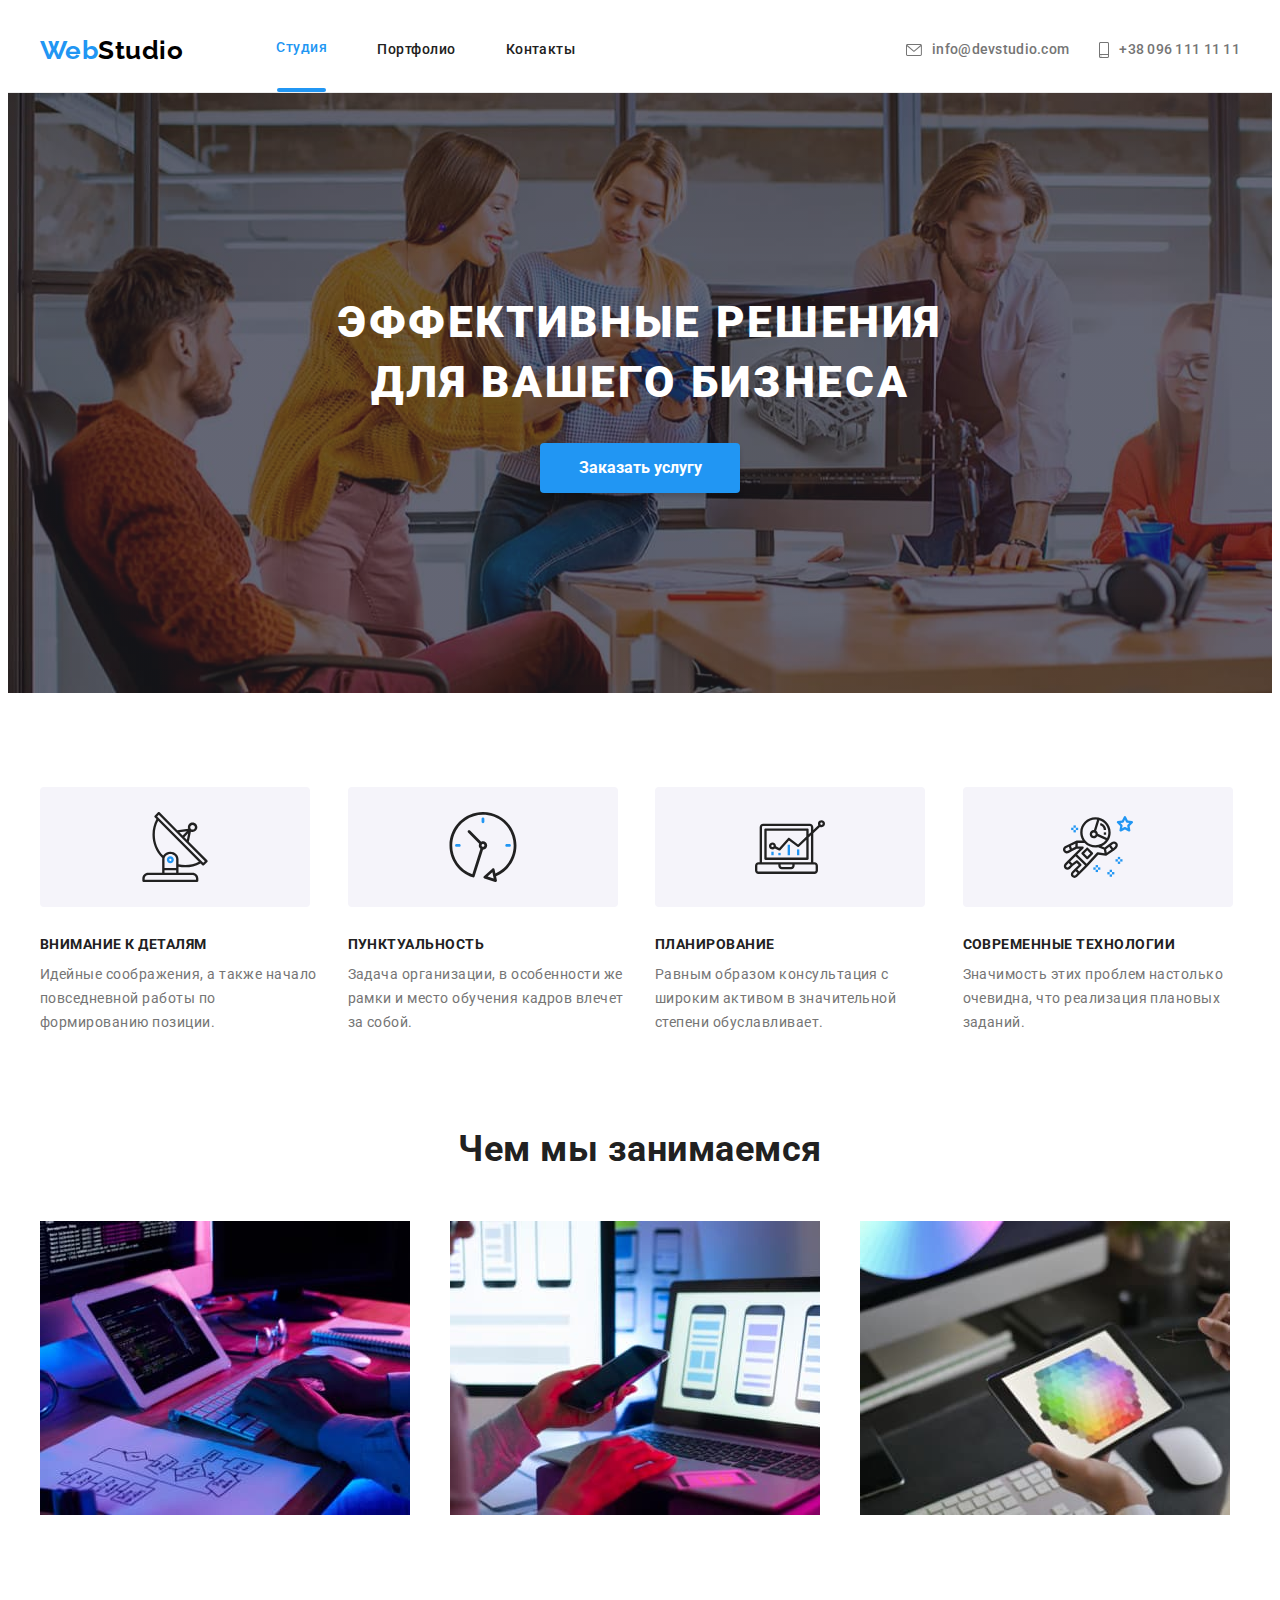
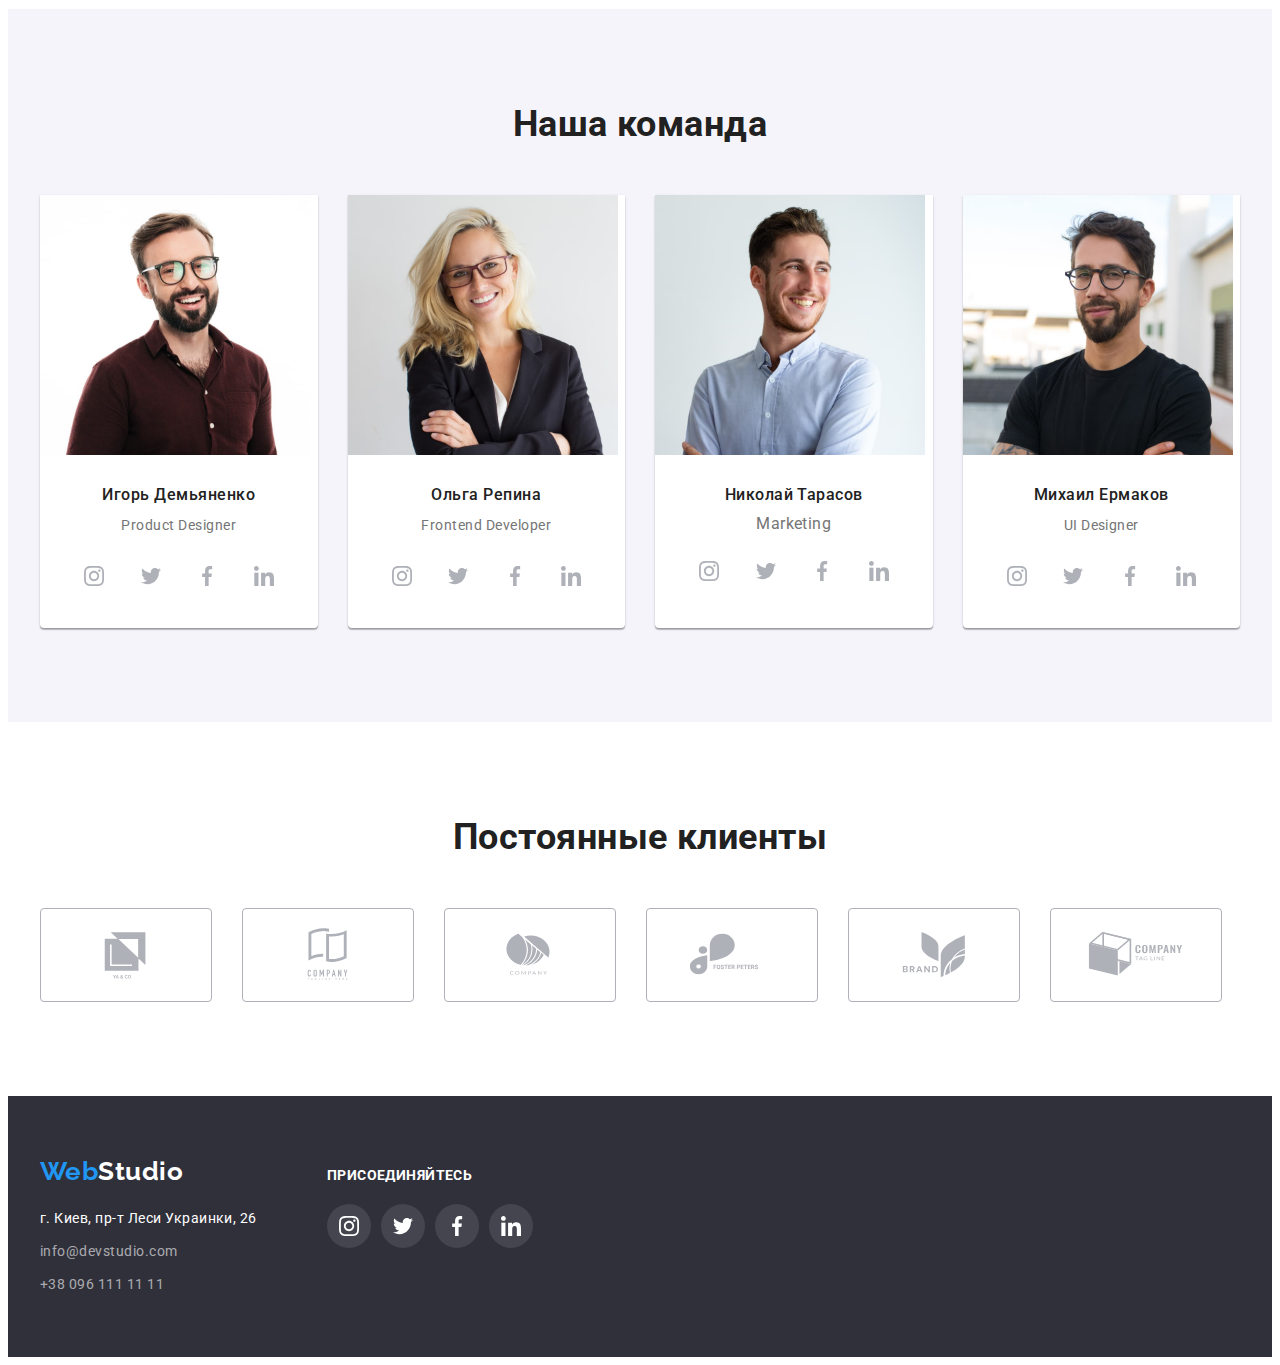
<file: index.html>
<!DOCTYPE html>
<html lang="ru">

<head>
    <meta charset="UTF-8">
    <meta http-equiv="X-UA-Compatible" content="IE=edge">
    <meta name="viewport" content="width=device-width, initial-scale=1.0">
    <title>Студия</title>
    <link rel="stylesheet" href="https://cdnjs.cloudflare.com/ajax/libs/modern-normalize/1.0.0/modern-normalize.min.css"
        integrity="sha512-ISS7cAi1PEhQ8jnbJpJZMd29NlhNj4AWYyLOSp2CE/CsHxTCu+r+t0D2yoJudVrd0/8fTVPUVDzY5Tvli75u/g=="
        crossorigin="anonymous" />
    <link rel="preconnect" href="https://fonts.gstatic.com">

    <link rel="stylesheet"
        href="https://fonts.googleapis.com/css2?family=Raleway:wght@700&family=Roboto:wght@400;500;700;900&display=swap">

    <link rel="stylesheet" href="./css/styles.css">

</head>

<body>

    <!--Шапка профиля-->
    <header class="header-section">
        <div class="container main-container">
            <nav class="header-nav flex">
                <a href="" class="logo" lang="en">Web<span class="logo-secondpart-header">Studio</span></a>
                <ul class="site-nav list">
                    <li class="item item-studio"><a href="./index.html" class="link current">Студия</a></li>
                    <li class="item"><a href="./portfolio.html" class="link">Портфолио</a></li>
                    <li class="item"><a href="" class="link">Контакты</a></li>
                </ul>
            </nav>

            <ul class="contacts-nav list">
                <li class="item">
                   <a href="mailto:info@devstudio.com" class="contacts link">
                        <svg width="16" height="12" class="contacts-icon" >
                          <use href="./images/icons.svg#icon-envelope">
                          </use> 
                       </svg>info@devstudio.com
                   </a>
                </li>
                <li class="item">
                    <a href="tel:+380961111111" class="contacts link">
                        <svg class="contacts-icon" width="10" height="16">
                            <use href="./images/icons.svg#icon-smartphone">
                            </use>
                        </svg>+38 096 111 11 11
                    </a>
                </li>
            </ul>
        </div>
    </header>

    <main>

        <!--Секция Hero-->
       
        <section class="hero-section ">
            
            <div class="container">
                <h1 class="hero-title">Эффективные решения для вашего бизнеса</h1>
                <button type="button" class="hero-btn">Заказать услугу</button>
            
            </div>
        </section>
      


        <!--Секция Features-->
        <section class="section">
            <div class="container">
                <h2 class="visually-hidden">Секция2</h2>
                <ul class="features list">
                    <li class="item">
                        <div class="features-bg">
                        <svg class="features-icon" width="70" height="70">
                            <use href="./images/icons.svg#icon-antenna"></use>
                        </svg>
                        </div>
                        <h3 class="subtitle">Внимание к деталям</h3>
                        <p class="text">Идейные соображения, а также начало повседневной работы по формированию позиции.
                        </p>
                        
                    </li>
                    <li class="item">
                        <div class="features-bg">
                        <svg class="features-icon" width="70" height="70">
                            <use href="./images/icons.svg#icon-clock"></use>
                        </svg>
                        </div>
                        <h3 class="subtitle">Пунктуальность</h3>
                        <p class="text">Задача организации, в особенности же рамки и место обучения кадров влечет за
                            собой.</p>
                    </li>
                    <li class="item">
                        <div class="features-bg">
                        <svg class="features-icon" width="70" height="70">
                            <use href="./images/icons.svg#icon-diagram"></use>
                        </svg>
                        </div>
                        <h3 class="subtitle">Планирование</h3>
                        <p class="text">Равным образом консультация с широким активом в значительной степени
                            обуславливает.</p>
                    </li>
                    <li class="item">
                        <div class="features-bg">
                        <svg class="features-icon" width="70" height="70">
                            <use href="./images/icons.svg#icon-astronaut"></use>
                        </svg>
                        </div>
                        <h3 class="subtitle">Современные технологии</h3>
                        <p class="text">Значимость этих проблем настолько очевидна, что реализация плановых заданий.</p>
                    </li>
                </ul>
            </div>
        </section>
        <!--Чем мы занимаемся WORK-->
        <section class="section section-work">
            <div class="container">
                <h2 class="section-title">Чем мы занимаемся</h2>
                <ul class="work-list list">
                    <li class="item"><img src="./images/about/box1.jpg" alt="Пользователь пользуется компьютером"
                            width="370"></li>
                    <li class="item"><img src="./images/about/box2.jpg" alt="Пользователь пользуется смартфоном"
                            width="370"></li>
                    <li class="item"><img src="./images/about/box3.jpg" alt="Пользователь пользуется планшетом"
                            width="370"></li>
                </ul>
            </div>
        </section>

        <!--Наша команда TEAM-->
        
        <section class="section section-team">
            <div class="container">
                <h2 class="section-title">Наша команда</h2>
                <ul class="team-list list">
                    <li class="item">
                        <img src="./images/team/img1.jpg" alt="Игорь Демьяненко" width="270" height="260">
                        <div class="sub-img">
                            <h3 class="subtitle">Игорь Демьяненко</h3>
                            <p class="text" lang="en">Product Designer</p>
                            <ul class="social-list list">
                                <li class="social-list-item">
                                    <a href="" class="social-list-link link">
                                        <svg class="social-list-icon">
                                            <use href="./images/icons.svg#icon-instagram"></use>
                                        </svg>
                                    </a>
                                </li>
                                <li class="social-list-item">
                                    <a href="" class="social-list-link link">
                                        <svg class="social-list-icon">
                                            <use href="./images/icons.svg#icon-twitter"></use>
                                        </svg>
                                    </a>
                                </li>
                                <li class="social-list-item">
                                    <a href="" class="social-list-link link">
                                        <svg class="social-list-icon">
                                            <use href="./images/icons.svg#icon-facebook"></use>
                                        </svg>
                                    </a>
                                </li>
                                <li class="social-list-item">
                                    <a href="" class="social-list-link link">
                                        <svg class="social-list-icon">
                                            <use href="./images/icons.svg#icon-linkedin"></use>
                                        </svg>
                                    </a>
                                </li>
                            </ul>
                        </div>
                    </li>
                    <li class="item">
                        <img src="./images/team/img2.jpg" alt="Ольга Репина" width="270" height="260">
                        <div class="sub-img">
                            <h3 class="subtitle">Ольга Репина</h3>
                            <p class="text" lang="en">Frontend Developer</p>
                            <ul class="social-list list">
                                <li class="social-list-item">
                                    <a href="" class="social-list-link link">
                                        <svg class="social-list-icon">
                                            <use href="./images/icons.svg#icon-instagram"></use>
                                        </svg>
                                    </a>
                                </li>
                                <li class="social-list-item">
                                    <a href="" class="social-list-link link">
                                        <svg class="social-list-icon">
                                            <use href="./images/icons.svg#icon-twitter"></use>
                                        </svg>
                                    </a>
                                </li>
                                <li class="social-list-item">
                                    <a href="" class="social-list-link link">
                                        <svg class="social-list-icon">
                                            <use href="./images/icons.svg#icon-facebook"></use>
                                        </svg>
                                    </a>
                                </li>
                                <li class="social-list-item">
                                    <a href="" class="social-list-link link">
                                        <svg class="social-list-icon">
                                            <use href="./images/icons.svg#icon-linkedin"></use>
                                        </svg>
                                    </a>
                                </li>
                            </ul>
                        </div>
                    </li>
                    <li class="item">
                        <img src="./images/team/img3.jpg" alt="Николай Тарасов" width="270" height="260">
                        <div class="sub-img">
                            <h3 class="subtitle">Николай Тарасов</h3>
                            <p class="stext" lang="en">Marketing</p>
                            <ul class="social-list list">
                                <li class="social-list-item">
                                    <a href="" class="social-list-link link">
                                        <svg class="social-list-icon">
                                            <use href="./images/icons.svg#icon-instagram"></use>
                                        </svg>
                                    </a>
                                </li>
                                <li class="social-list-item">
                                    <a href="" class="social-list-link link">
                                        <svg class="social-list-icon">
                                            <use href="./images/icons.svg#icon-twitter"></use>
                                        </svg>
                                    </a>
                                </li>
                                <li class="social-list-item">
                                    <a href="" class="social-list-link link">
                                        <svg class="social-list-icon">
                                            <use href="./images/icons.svg#icon-facebook"></use>
                                        </svg>
                                    </a>
                                </li>
                                <li class="social-list-item">
                                    <a href="" class="social-list-link link">
                                        <svg class="social-list-icon">
                                            <use href="./images/icons.svg#icon-linkedin"></use>
                                        </svg>
                                    </a>
                                </li>
                            </ul>
                        </div>
                    </li>
                    <li class="item">
                        <img src="./images/team/img4.jpg" alt="Михаил Ермаков" width="270" height="260">
                        <div class="sub-img">
                            <h3 class="subtitle">Михаил Ермаков</h3>
                            <p class="text" lang="en">UI Designer</p>
                            <ul class="social-list list">
                                <li class="social-list-item">
                                    <a href="" class="social-list-link link">
                                        <svg class="social-list-icon">
                                            <use href="./images/icons.svg#icon-instagram"></use>
                                        </svg>
                                    </a>
                                </li>
                                <li class="social-list-item">
                                    <a href="" class="social-list-link link">
                                        <svg class="social-list-icon">
                                            <use href="./images/icons.svg#icon-twitter"></use>
                                        </svg>
                                    </a>
                                </li>
                                <li class="social-list-item">
                                    <a href="" class="social-list-link link">
                                        <svg class="social-list-icon">
                                            <use href="./images/icons.svg#icon-facebook"></use>
                                        </svg>
                                    </a>
                                </li>
                                <li class="social-list-item">
                                    <a href="" class="social-list-link link">
                                        <svg class="social-list-icon">
                                            <use href="./images/icons.svg#icon-linkedin"></use>
                                        </svg>
                                    </a>
                                </li>
                            </ul>
                        </div>
                    </li>

                </ul>
            </div>
        </section>

    <!-- Секция Постоянные клиенты -->
    <section class="section section-clients">
        <div class="container">
            <h2 class="section-title">Постоянные клиенты</h2>
            <ul class="clients-list list">
                <li class="clients-item">
                    <a href="" class="clients-link link">
                        <svg class="clients-icon" width="106" height="60" >
                            <use href="./images/icons.svg#icon-logo"></use>
                        </svg>
                    </a>
                </li>
                <li class="clients-item">
                    <a href="" class="clients-link link">
                        <svg class="clients-icon" width="106" height="60">
                            <use href="./images/icons.svg#icon-logo1"></use>
                        </svg>
                    </a>
                </li>
                <li class="clients-item">
                    <a href="" class="clients-link link">
                        <svg class="clients-icon" width="106" height="60">
                            <use href="./images/icons.svg#icon-logo2"></use>
                        </svg>
                    </a>
                </li>
                <li class="clients-item">
                    <a href="" class="clients-link link">
                        <svg class="clients-icon" width="106" height="60">
                            <use href="./images/icons.svg#icon-logo3"></use>
                        </svg>
                    </a>
                </li>
                <li class="clients-item">
                    <a href="" class="clients-link link">
                        <svg class="clients-icon" width="106" height="60">
                            <use href="./images/icons.svg#icon-logo4"></use>
                        </svg>
                    </a>
                </li>
                <li class="clients-item">
                    <a href="" class="clients-link link">
                        <svg class="clients-icon" width="106" height="60">
                            <use href="./images/icons.svg#icon-logo5"></use>
                        </svg>
                    </a>
                </li>
            </ul>

        </div>

    </section>

    </main>
    <!-- Футер -->
    <footer class="footer">
        <div class="container">
            <div class="part-adress">
              <a href="" class="logo" lang="en">Web<span class="logo-secondpart-footer">Studio</span></a>
              <address class="footer-adress">
                г. Киев, пр-т Леси Украинки, 26
                <ul class="footer-list list">
                    <li class="item item-margin-zero"><a href="mailto:info@devstudio.com"
                            class="footer-link">info@devstudio.com</a></li>
                    <li class="item"><a href="tel:+380961111111" class="footer-link">+38 096 111 11 11</a></li>

                </ul>
              </address>
            </div>
            <div class="part-social-list">
            <p class="text">
               присоединяйтесь
            </p>
            <ul class="footer-social-list list">
                <li class="footer-social-item">
                    <a href="" class="footer-social-link link">
                        <svg class="footer-social-icon">
                            <use href="./images/icons.svg#icon-instagram"></use>
                        </svg>
                    </a>
                </li>
                <li class="footer-social-item">
                    <a href="" class="footer-social-link link ">
                        <svg class="footer-social-icon">
                            <use href="./images/icons.svg#icon-twitter"></use>
                        </svg>
                    </a>
                </li>
                <li class="footer-social-item">
                    <a href="" class="footer-social-link link">
                        <svg class="footer-social-icon">
                            <use href="./images/icons.svg#icon-facebook"></use>
                        </svg>
                    </a>
                </li>
                <li class="footer-social-item">
                    <a href="" class="footer-social-link link">
                        <svg class="footer-social-icon">
                            <use href="./images/icons.svg#icon-linkedin"></use>
                        </svg>
                    </a>
                </li>
            </ul>



            </div>
        </div>
    </footer>
</body>

</html>
</file>
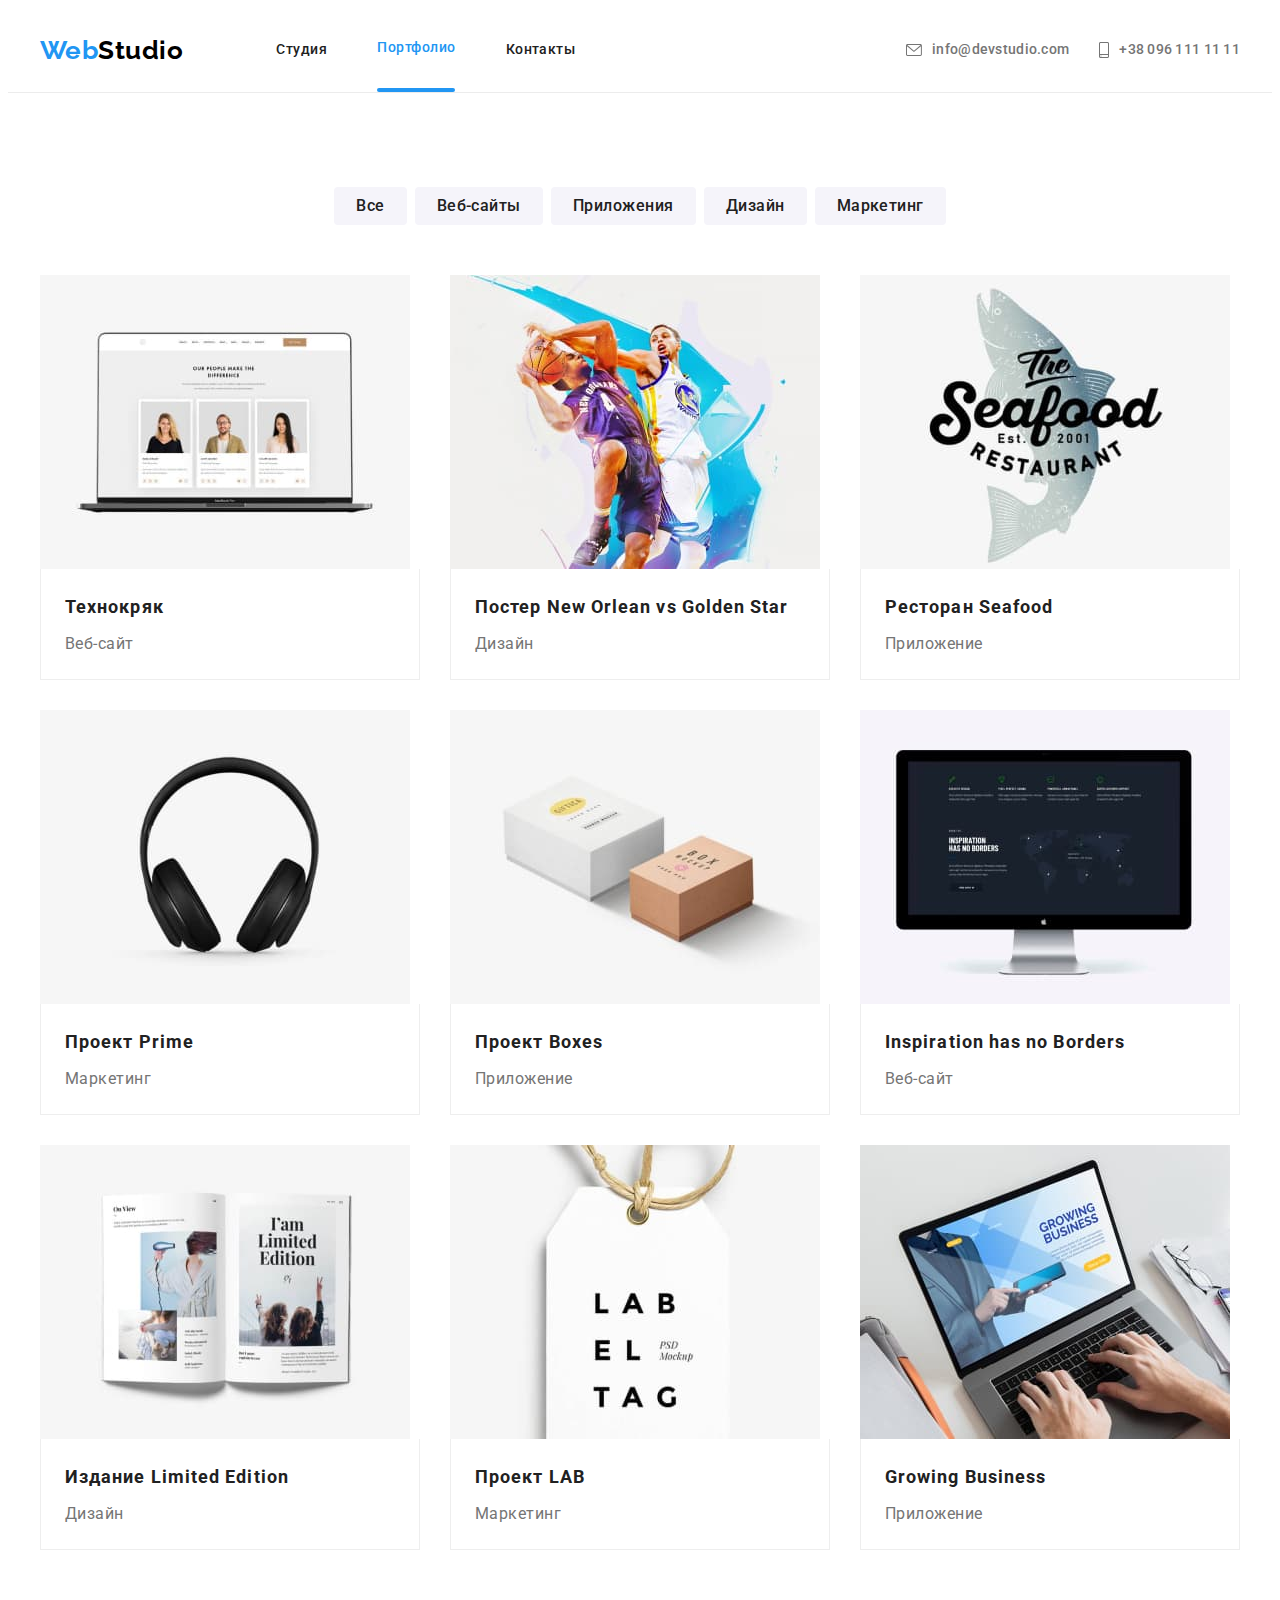
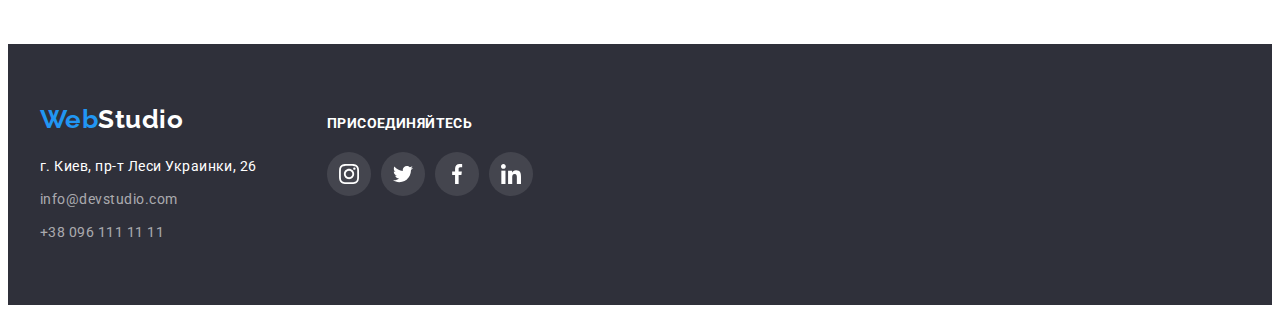
<file: portfolio.html>
<!DOCTYPE html>
<html lang="ru">

<head>
    <meta charset="UTF-8">
    <meta http-equiv="X-UA-Compatible" content="IE=edge">
    <meta name="viewport" content="width=device-width, initial-scale=1.0">
    <title>Портфолио</title>
    <link rel="stylesheet" href="https://cdnjs.cloudflare.com/ajax/libs/modern-normalize/1.0.0/modern-normalize.min.css"
        integrity="sha512-ISS7cAi1PEhQ8jnbJpJZMd29NlhNj4AWYyLOSp2CE/CsHxTCu+r+t0D2yoJudVrd0/8fTVPUVDzY5Tvli75u/g=="
        crossorigin="anonymous" />
    <link rel="preconnect" href="https://fonts.gstatic.com">
    <link rel="stylesheet"
        href="https://fonts.googleapis.com/css2?family=Raleway:wght@700&family=Roboto:wght@400;500;700;900&display=swap">
    <link rel="stylesheet" href="./css/styles.css">
</head>

<body>
    
    <!--Шапка профиля-->
    <header class="header-section">
        <div class="container main-container">
            <nav class="header-nav flex">
                <a href="" class="logo" lang="en">Web<span class="logo-secondpart-header">Studio</span></a>
                <ul class="site-nav list">
                    <li class="item"><a href="./index.html" class="link ">Студия</a></li>
                    <li class="item item-portfolio"><a href="./portfolio.html" class="link current">Портфолио</a></li>
                    <li class="item"><a href="" class="link">Контакты</a></li>
                </ul>
            </nav>
    
            <ul class="contacts-nav list">
                <li class="item">
                    <a href="mailto:info@devstudio.com" class="contacts link">
                        <svg class="contacts-icon" width="16" height="12">
                            <use href="./images/icons.svg#icon-envelope">
                            </use>
                        </svg>info@devstudio.com
                    </a>
                </li>
                <li class="item">
                    <a href="tel:+380961111111" class="contacts link">
                        <svg class="contacts-icon" width="10" height="16">
                            <use href="./images/icons.svg#icon-smartphone">
                            </use>
                        </svg>+38 096 111 11 11
                    </a>
                </li>
            </ul>
        </div>
    </header>
    <main>
        <!--Секция FILTER-->
        <section class="section">
            <div class="container">
                <ul class="filter list">
                    <li class="item"><button type="button" class="filter-item">Все</button></li>
                    <li class="item"><button type="button" class="filter-item">Веб-сайты</button></li>
                    <li class="item"><button type="button" class="filter-item">Приложения</button></li>
                    <li class="item"><button type="button" class="filter-item">Дизайн</button></li>
                    <li class="item"><button type="button" class="filter-item">Маркетинг</button></li>
                </ul>
                <!-- PORTFOLIO-->

                <ul class="portfolio list">
                    <li class="item">
                        <a href="" class="link">
                            <img class="border-img" src="./images/projects/img1.jpg" alt="Веб-сайт Технокряк"
                                width="370">
                            <div class="subtitle">
                                <h2 class="title">Технокряк</h2>
                                <p class="text">Веб-сайт</p>
                            </div>
                        </a>
                    </li>
                    <li class="item">
                        <a href="" class="link">
                            <img class="border-img" src="./images/projects/img2.jpg"
                                alt="Дизайн постера New Orlean vs Golden Star" width="370">
                            <div class="subtitle">
                                <h2 class="title">Постер New Orlean vs Golden Star</h2>
                                <p class="text">Дизайн</p>
                            </div>
                        </a>
                    </li>
                    <li class="item">
                        <a href="" class="link">
                            <img class="border-img" src="./images/projects/img3.jpg"
                                alt="Приложение для Ресторана Seafood" width="370">
                            <div class="subtitle">
                                <h2 class="title">Ресторан Seafood</h2>
                                <p class="text">Приложение</p>
                            </div>
                        </a>
                    </li>
                    <li class="item">
                        <a href="" class="link">
                            <img class="border-img" src="./images/projects/img4.jpg" alt="Маркетинг для Проекта Prime"
                                width="370">
                            <div class="subtitle">
                                <h2 class="title">Проект Prime</h2>
                                <p class="text">Маркетинг</p>
                            </div>
                        </a>
                    </li>
                    <li class="item">
                        <a href="" class="link">
                            <img class="border-img" src="./images/projects/img5.jpg" alt="Приложение для Проекта Boxes"
                                width="370">
                            <div class="subtitle">
                                <h2 class="title">Проект Boxes</h2>
                                <p class="text">Приложение</p>
                            </div>
                        </a>
                    </li>
                    <li class="item">
                        <a href="" class="link">
                            <img class="border-img" src="./images/projects/img6.jpg"
                                alt="Веб-сайт для Inspiration has no Borders" width="370">
                            <div class="subtitle">
                                <h2 class="title">Inspiration has no Borders</h2>
                                <p class="text">Веб-сайт</p>
                            </div>
                        </a>
                    </li>
                    <li class="item">
                        <a href="" class="link">
                            <img class="border-img" src="./images/projects/img7.jpg"
                                alt="Дизайн для Издания Limited Edition" width="370">
                            <div class="subtitle">
                                <h2 class="title">Издание Limited Edition</h2>
                                <p class="text">Дизайн</p>
                            </div>
                        </a>
                    </li>
                    <li class="item">
                        <a href="" class="link">
                            <img class="border-img" src="./images/projects/img8.jpg" alt="Маркетинг для Проекта LAB"
                                width="370">
                            <div class="subtitle">
                                <h2 class="title">Проект LAB</h2>
                                <p class="text">Маркетинг</p>
                            </div>
                        </a>
                    </li>
                    <li class="item">
                        <a href="" class="link">
                            <img class="border-img" src="./images/projects/img9.jpg"
                                alt="Приложение для Growing Business" width="370">
                            <div class="subtitle">
                                <h2 class="title">Growing Business</h2>
                                <p class="text">Приложение</p>
                            </div>
                        </a>
                    </li>
                </ul>
            </div>
        </section>

    </main>

    <footer class="footer">
        <div class="container">
            <div class="part-adress">
                <a href="" class="logo" lang="en">Web<span class="logo-secondpart-footer">Studio</span></a>
                <address class="footer-adress">
                    г. Киев, пр-т Леси Украинки, 26
                    <ul class="footer-list list">
                        <li class="item item-margin-zero"><a href="mailto:info@devstudio.com"
                                class="footer-link">info@devstudio.com</a></li>
                        <li class="item"><a href="tel:+380961111111" class="footer-link">+38 096 111 11 11</a></li>
    
                    </ul>
                </address>
            </div>
            <div class="part-social-list">
                <p class="text">
                    присоединяйтесь
                </p>
                <ul class="footer-social-list list">
                    <li class="footer-social-item">
                        <a href="" class="footer-social-link link">
                            <svg class="footer-social-icon">
                                <use href="./images/icons.svg#icon-instagram"></use>
                            </svg>
                        </a>
                    </li>
                    <li class="footer-social-item">
                        <a href="" class="footer-social-link link ">
                            <svg class="footer-social-icon">
                                <use href="./images/icons.svg#icon-twitter"></use>
                            </svg>
                        </a>
                    </li>
                    <li class="footer-social-item">
                        <a href="" class="footer-social-link link">
                            <svg class="footer-social-icon">
                                <use href="./images/icons.svg#icon-facebook"></use>
                            </svg>
                        </a>
                    </li>
                    <li class="footer-social-item">
                        <a href="" class="footer-social-link link">
                            <svg class="footer-social-icon">
                                <use href="./images/icons.svg#icon-linkedin"></use>
                            </svg>
                        </a>
                    </li>
                </ul>
    
    
    
            </div>
        </div>
    </footer>
</body>

</html>
</file>
<file: css/styles.css>
:root {
  --primary-text-color: #212121;
  --secondary-text-color: #757575;
  --accent-color: #2196f3;
  --primary-white-color: #ffffff;
  --primary-bg-color: #e5e5e5;
  --secondary-bg-color: #2f303a;
  --grey-bg-color: #f5f4fa;
}
body {
  background-color: var(--primary-white-color);
  color: var(--secondary-text-color);
  font-family: Roboto, sans-serif;
  font-size: 16px;
  line-height: 1.19;
  letter-spacing: 0.03em;
}
/* основной цвет текста #212121*/
/* вторичный цвет текста #757575*/
/* белый цвет #FFFFFF*/
/* цвет акцент синий #2196F3 */
/* цвет футера контакты rgba(255, 255, 255, 0.6); */
/* основной белый цвет #FFFFFF*/
/* основной цвет фона #E5E5E5*/
/* вторичный серый цвет фона #2F303A*/
/* секция команда цвет фона #F5F4FA*/

h1,
h2,
h3,
h4,
h5,
h6,
p,
ul,
li {
  margin: 0;
  padding: 0;
}

.visually-hidden {
  position: absolute;
  width: 1px;
  height: 1px;
  margin: -1px;
  border: 0;
  padding: 0;

  white-space: nowrap;
  clip-path: inset(100%);
  clip: rect(0 0 0 0);
  overflow: hidden;
}

.list {
  list-style: none;
  margin: 0;
  padding: 0;
}

img {
  display: block;
}

.section {
  padding-top: 94px;
  padding-bottom: 94px;
}
.container {
  margin-left: auto;
  margin-right: auto;
  width: 1200px;
  padding-left: 15px;
  padding-right: 15px;
}
/*=======HEADER=======*/
.header-section {
  border-bottom: 1px solid #ececec;
}
.main-container {
  display: flex;
  align-items: center;
}
.header-nav {
  display: flex;
  align-items: center;
}

.site-nav {
  display: flex;
  align-items: center;
  margin-left: 93px;
}
.site-nav .item:not(:last-child) {
  margin-right: 50px;
}

.site-nav > .item-studio::after {
  display: block;
  content: "";
  margin: 0 auto;
  background-color: var(--accent-color);
  width: 49px;
  height: 4px;
  border-radius: 2px;
}
.site-nav > .item-portfolio::after {
  display: block;
  content: "";
  margin: 0 auto;
  background-color: var(--accent-color);
  width: 78px;
  height: 4px;
  border-radius: 2px;
}

.contacts-nav {
  display: flex;
  align-items: center;
  justify-content: center;
  margin-left: auto;
}
.contacts-nav .item + .item {
  margin-left: 30px;
}
.site-nav .link {
  display: block;
  padding-top: 32px;
  padding-bottom: 32px;

  font-weight: 500;
  font-size: 14px;
  line-height: 1.14;
  color: var(--primary-text-color);
  text-decoration: none;
}
.site-nav .link.current {
  color: var(--accent-color);
}

.contacts {
  display: flex;
  align-items: center;
  color: var(--secondary-text-color);
  font-weight: 500;
  text-decoration: none;
  font-size: 14px;
  line-height: 1.14;
  letter-spacing: 0.02em;
}
.contacts-icon {
  display: inline-block;
  margin-right: 10px;
  fill: currentColor;
}

.link:hover,
.link:focus,
.contacts:hover,
.contacts:focus {
  color: var(--accent-color);
}
/*=======HEADER END=======*/

/*=======Logo=======*/
.logo {
  color: var(--accent-color);
  font-family: Raleway, sans-serif;
  font-weight: 700;
  font-size: 26px;
  line-height: 1.19;
  color: var(--accent-color);
  text-decoration: none;
}
.logo-secondpart-header {
  color: #000000;
}
/*=======Logo END=======*/

/*=======HERO=======*/

.hero-section {
  display: block;
  margin: 0 auto;
  max-width: 1600px;
  max-height: 600px;
  padding-top: 200px;
  padding-bottom: 200px;
  background-color: var(--secondary-bg-color);
  text-align: center;
  background-image: linear-gradient(
      to right,
      rgba(47, 48, 58, 0.4),
      rgba(47, 48, 58, 0.4)
    ),
    url("../images/hero.jpg");
  background-repeat: no-repeat;
}
.hero-title {
  margin: 0 auto 30px;
  width: 696px;

  color: var(--primary-white-color);
  font-weight: 900;
  text-align: center;
  font-size: 44px;
  line-height: 1.36;
  letter-spacing: 0.06em;
  text-transform: uppercase;
  color: var(--primary-white-color);
}

.hero-btn {
  display: inline-block;
  align-items: center;
  padding: 10px 32px;
  border: transparent;
  border-radius: 4px;
  box-shadow: 0px 4px 4px rgba(0, 0, 0, 0.15);
  min-width: 200px;
  text-align: center;

  color: var(--primary-white-color);
  background-color: var(--accent-color);
  font-family: inherit;
  font-weight: 700;
  font-size: 16px;
  line-height: 1.88;
  color: var(--primary-white-color);
  background-color: var(--accent-color);
  cursor: pointer;
}

/*=======HERO END=======*/

/*======FEATURES=======*/

.features {
  display: flex;
  align-items: center;
  justify-content: center;
  margin-top: 0;
  margin-top: -30px;
  margin-left: -30px;
}
.features .item {
  flex-basis: calc((100% - 90px) / 4);
  margin-top: 30px;
  margin-left: 30px;
}
/* .features-icon {
  fill: currentColor;
} */

.features .subtitle {
  margin-top: 30px;
  margin-bottom: 10px;

  color: var(--primary-text-color);
  font-size: 14px;
  line-height: 1.14;
  text-transform: uppercase;
  font-weight: 700;
  color: var(--primary-text-color);
}
.features-bg {
  display: flex;
  align-items: center;
  justify-content: center;
  width: 270px;
  height: 120px;
  background-color: #f5f4fa;
  border-radius: 4px;
}
.section .text {
  margin-top: 0;
  margin-bottom: 0;

  color: var(--secondary-text-color);
  font-weight: 400;
  text-transform: none;
  font-size: 14px;
  line-height: 1.71;
  color: var(--secondary-text-color);
}
/*======FEATURES END=======*/

/*=======WORK=======*/

.section-work {
  padding-top: 0px;
}
.work-list {
  display: flex;
}
.section-title {
  margin-top: 0;
  margin-bottom: 50px;
  text-align: center;

  color: var(--primary-text-color);
  font-weight: 700;
  font-size: 36px;
  line-height: 1.17;
}
.work-list .item {
  flex-basis: calc(100% / 3);
  margin-right: 30px;
}

.work-list .item:last-child {
  margin-right: 0px;
  color: var(--primary-text-color);
}
/*=======WORK END=======*/

/*======TEAM======*/
.section-team {
  margin-top: 0;
  margin-bottom: 0;
  padding-top: 94px;
  padding-bottom: 94px;
  background-color: var(--grey-bg-color);
}

.team-list {
  display: flex;
}
.team-list .subtitle {
  margin-top: 0;
  margin-bottom: 10px;

  color: var(--primary-text-color);
  font-weight: 500;
  color: var(--primary-text-color);
  font-size: 16px;
  line-height: 1.19;
  letter-spacing: 0.03em;
}
.team-list .item {
  width: calc((100% - 90px) / 4);
  text-align: center;
  margin-right: 30px;
  background: #ffffff;

  box-shadow: 0px 1px 3px rgba(0, 0, 0, 0.12), 0px 1px 1px rgba(0, 0, 0, 0.14),
    0px 2px 1px rgba(0, 0, 0, 0.2);
  border-radius: 0px 0px 4px 4px;
}
.team-list .item:last-child {
  margin-right: 0px;
}
.sub-img {
  padding-left: 32px;
  padding-right: 32px;
  padding-bottom: 30px;
  padding-top: 30px;
}
.social-list {
  display: flex;
  margin-top: 16px;
  justify-content: space-between;
}
.social-list-icon {
  width: 20px;
  height: 20px;
  fill: #afb1b8;
}
.social-list-link {
  display: flex;
  width: 44px;
  height: 44px;
  border-radius: 50%;
  align-items: center;
  justify-content: center;
  background-color: transparant;
}
.social-list-link:hover,
.social-list-link:focus {
  background-color: var(--accent-color);
}
.social-list-link:hover .social-list-icon,
.social-list-link:focus .social-list-icon {
  fill: var(--primary-white-color);
}

/*======TEAM END======*/

/*======CLIENTS ======*/

.clients-list {
  display: flex;
}
.clients-link {
  display: flex;
  align-items: center;
  justify-content: center;
  width: 170px;
  height: 92px;
  border: 1px solid #afb1b8;
  border-radius: 4px;
}
.clients-icon {
  fill: #afb1b8;
}

.clients-item:not(:last-child) {
  margin-right: 30px;
}
.clients-link:hover,
.clients-link:focus {
  border: 1px solid var(--accent-color);
}
.clients-link:hover .clients-icon,
.clients-link:focus .clients-icon {
  fill: var(--accent-color);
}
/*=======CLIENTS END=======*/

/*=======FILTER=======*/
.filter {
  display: flex;
  justify-content: center;
  margin-top: -8px;
  margin-left: -8px;
  margin-bottom: 50px;
}
.filter > .item {
  text-align: center;
  margin-top: 8px;
  margin-left: 8px;
}
.filter-item {
  display: inline-block;
  border-radius: 4px;
  padding: 6px 22px;

  color: var(--primary-text-color);
  background-color: #f5f4fa;
  font-family: Roboto;
  font-weight: 500;
  font-size: 16px;
  line-height: 1.62;
  letter-spacing: 0.03em;
  border: transparent;
  font-family: inherit;
  cursor: pointer;
}

.filter-item:hover,
.filter-item:focus {
  color: var(--primary-white-color);
  background-color: var(--accent-color);
  background: #2196f3;
  box-shadow: 0px 3px 1px rgba(0, 0, 0, 0.1), 0px 1px 2px rgba(0, 0, 0, 0.08),
    0px 2px 2px rgba(0, 0, 0, 0.12);
  border-radius: 4px;
}
/*=======FILTER END=======*/

/*======PORTFOLIO=======*/

.portfolio {
  display: flex;
  flex-wrap: wrap;
  margin-top: -30px;
  margin-left: -30px;
}
.portfolio .link {
  text-decoration: none;
}

.portfolio .item {
  flex-basis: calc((100% - 90px) / 3);
  margin-top: 30px;
  margin-left: 30px;

  /* margin-right: 30px;
  margin-bottom: 30px; */
}
.portfolio .item:nth-child(3n) {
  margin-right: 0px;
}

/* .portfolio .item:nth-last-child(-n + 3) {
  margin-bottom: 0;
} */
.portfolio .subtitle {
  padding-top: 20px;
  padding-bottom: 20px;
  padding-left: 24px;
  padding-right: 24px;
  background: #ffffff;
  border-bottom: 1px solid #eeeeee;
  border-left: 1px solid #eeeeee;
  border-right: 1px solid #eeeeee;
}
.portfolio .title {
  margin-top: 0;
  margin-bottom: 4px;

  color: var(--primary-text-color);
  font-weight: 700;
  font-size: 18px;
  line-height: 2;
  letter-spacing: 0.06em;
  color: var(--primary-text-color);
}
.portfolio .text {
  margin-top: 0;
  margin-bottom: 0;

  color: var(--secondary-text-color);
  font-weight: 400;
  font-size: 16px;
  line-height: 1.88;
}
.portfolio .item:hover,
.portfolio .item:focus {
  filter: drop-shadow(0px 4px 4px rgba(0, 0, 0, 0.25));
  color: var(--secondary-text-color);
}
/*======PORTFOLIO END=======*/

/*======FOOTER=======*/
.footer .container {
  display: flex;
  align-items: baseline;
  padding-top: 60px;
  padding-bottom: 60px;
}
.footer {
  background-color: var(--secondary-bg-color);
  color: var(--primary-white-color);
}
.footer-adress {
  color: var(--primary-white-color);
  font-style: normal;
  font-weight: 400;
  font-size: 14px;
  line-height: 1.71;
}
.footer .logo {
  display: block;
  margin-bottom: 20px;
}
.logo-secondpart-footer {
  color: var(--primary-white-color);
}
.footer-link {
  color: rgba(255, 255, 255, 0.6);
  text-decoration: none;
}
.footer-list > .item {
  display: block;
  margin-top: 9px;
}
.footer-list {
  margin-top: 9px;
}
.footer-list > .item-margin-zero {
  margin: 0;
}
.part-social-list {
  margin-top: 12px;
  margin-left: 70px;
}
.part-social-list > .text {
  text-transform: uppercase;
  font-style: normal;
  font-weight: 700;
  font-size: 14px;
  line-height: 1.14;
  letter-spacing: 0.03em;
  margin-bottom: 20px;

  color: var(--primary-white-color);
}
.footer-social-list {
  display: flex;
}
.footer-social-link {
  display: flex;
  align-items: center;
  justify-content: center;
  width: 44px;
  height: 44px;
  border-radius: 50%;
  background: rgba(255, 255, 255, 0.1);
}

.footer-social-item:not(:last-child) {
  margin-right: 10px;
}
.footer-social-icon {
  width: 20px;
  height: 20px;
  fill: #ffffff;
}
.footer-social-link:hover,
.footer-social-link:focus {
  background-color: var(--accent-color);
}

/*======FOOTER END=======*/
</file>
